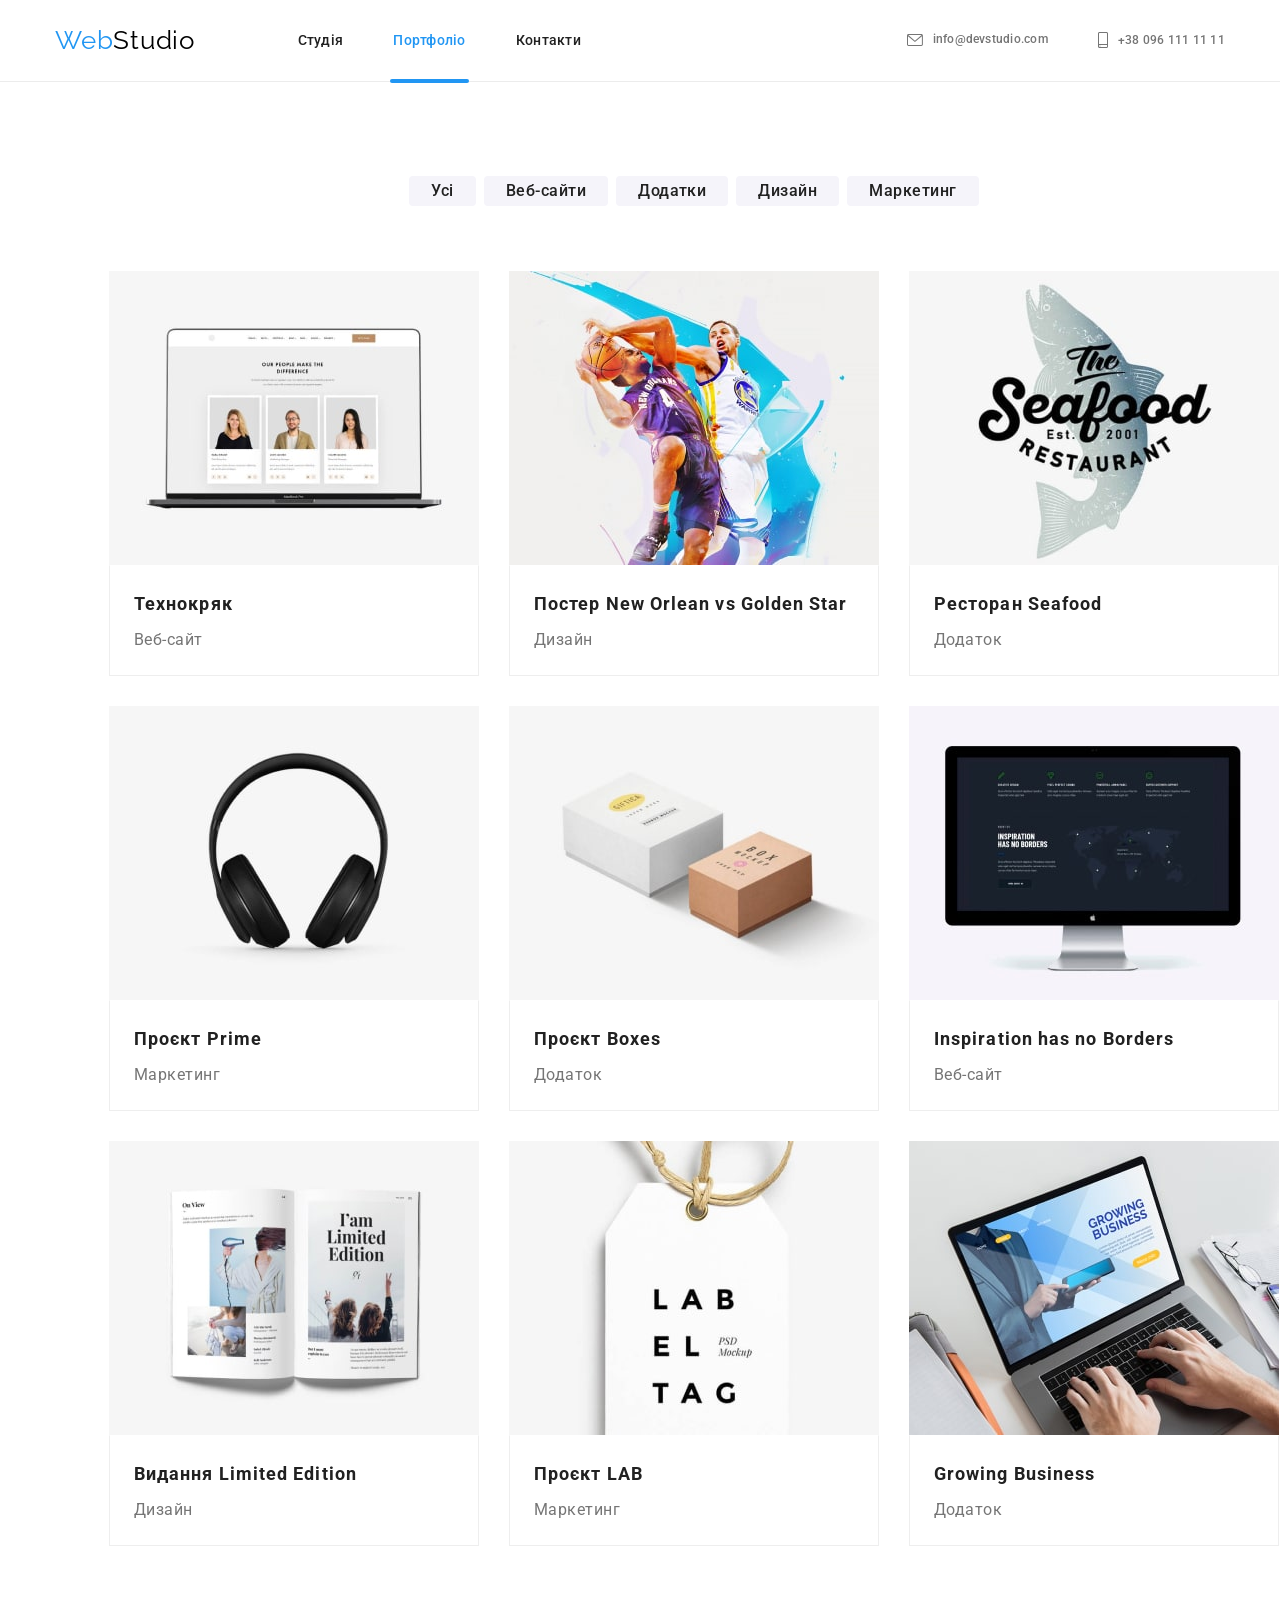
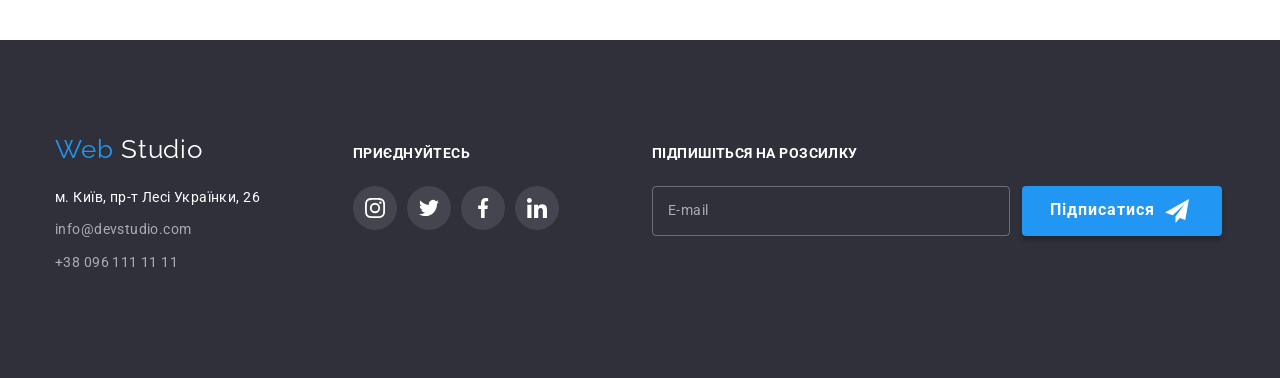
<file: portfolio.html>
<!DOCTYPE html>
<html lang="uk">
  <head>
    <meta charset="UTF-8" />
    <meta http-equiv="X-UA-Compatible" content="IE=edge" />
    <meta name="viewport" content="width=device-width, initial-scale=1.0" />
    <title>Портфоліо</title>
    <link
      href="https://fonts.googleapis.com/css2?family=Raleway:wght@700&family=Roboto:wght@400;500;700;900&display=swap"
      rel="stylesheet"
    />
    <link
      rel="stylesheet"
      href="https://cdnjs.cloudflare.com/ajax/libs/modern-normalize/1.1.0/modern-normalize.min.css"
    />
    <link rel="stylesheet" href="./css/main.min.css" />
  </head>

  <body>
     <!-- Header -->
     <header class="header">
      <div class="header-container">
        <a href="./index.html" class="logo" target="_self"
          >Web<span class="logo__header">Studio</span>
        </a>

        <button
          class="menu-toggle js-open-menu"
          aria-expanded="false"
          aria-controls="mobile-menu"
        >
          <svg width="40" height="40" aria-label="Перемикач мобільного меню">
            <use href="./images/svg-icon/symbol-defs.svg#burger"></use>
          </svg>
        </button>

        <ul class="header-nav">
          <li class="header-nav__item">
            <a href="./index.html" class="header-nav__link"
              >Студія</a
            >
          </li>
          <li class="header-nav__item">
            <a href="./portfolio.html" class="header-nav__link  header-nav__current">Портфоліо</a>
          </li>
          <li class="header-nav__item">
            <a href="#" class="header-nav__link">Контакти</a>
          </li>
        </ul>

        <ul class="header-contacts">
          <li class="header-contacts__item">
            <a class="header-contacts__link" href="mailto:info@devstudio.com">
              <svg class="header-contacts__icon header-contacts__icon--envelop">
                <use href="./images/svg-icon/symbol-defs.svg#envelope"></use>
              </svg>
              info@devstudio.com
            </a>
          </li>

          <li class="header-contacts__item">
            <a class="header-contacts__link" href="tel:+380961111111">
              <svg class="header-contacts__icon header-contacts__icon--smartphone">
                <use href="./images/svg-icon/symbol-defs.svg#smartphone"></use>
              </svg>
              +38 096 111 11 11</a
            >
          </li>
        </ul>

        <!-- <div class="navigation">
          
        </div> -->
      </div>
    </header>

    <!-- Main content -->

    <main>
      <section class="gallery">
        <h1 class="section-title section-title--hidden">Галерея</h1>

        <div class="container">
          <ul class="gallery-buttons">
            <li class="gallery-buttons__item">
              <button type="button" class="gallery-buttons__button">Усі</button>
            </li>
            <li class="gallery-buttons__item">
              <button type="button" class="gallery-buttons__button">
                Веб-сайти
              </button>
            </li>
            <li class="gallery-buttons__item">
              <button type="button" class="gallery-buttons__button">
                Додатки
              </button>
            </li>
            <li class="gallery-buttons__item">
              <button type="button" class="gallery-buttons__button">
                Дизайн
              </button>
            </li>
            <li class="gallery-buttons__item">
              <button type="button" class="gallery-buttons__button">
                Маркетинг
              </button>
            </li>
          </ul>

          <ul class="card-set">
            <li class="gallery-card">
              <a class="gallery-card__link" href="#" target="_self">
                <div class="gallery-card__thumb">
                  <picture>
                    <source
                      srcset="
                      ./images/portfolio/desk/img-0-desk-1x.jpg 1x,
                      ./images/portfolio/desk/img-0-desk-2x.jpg 2x
                      "
                      media="(min-width: 1200px)"
                    />

                    <source
                      srcset="
                      ./images/portfolio/tab/img-0-tab-1x.jpg 1x,
                      ./images/portfolio/tab/img-0-tab-2x.jpg 2x
                      "
                      media="(min-width: 768px)"
                    />

                    <source
                      srcset="
                      ./images/portfolio/mob/img-0-mob-1x.jpg 1x,
                      ./images/portfolio/mob/img-0-mob-2x.jpg 2x
                      "
                      media="(min-width: 480px)"
                    />

                    <source
                      srcset="
                      ./images/portfolio/320/img-0-320-1x.jpg 1x,
                      ./images/portfolio/320/img-0-320-2x.jpg 2x
                      "
                      media="(max-width: 479px)"
                    />

                    <img src="./images/portfolio/desk/img-0-desk-1x.jpg" alt="Технокряк">
                    
                  </picture>
                    
    
      
                  <p class="gallery-card__hover">
                    Ресурс пропонує комплексні пропозиції з різним рівнем
                    функціоналу та сервісів. Все це дозволить відвідувачу
                    отримати вичерпні відомості про компанію чи приватну особу.
                  </p>
                </div>

                <div class="gallery-card__caption">
                  <h2 class="gallery-card__title">Технокряк</h2>
                  <p class="gallery-card__text">Веб-сайт</p>
                </div>
              </a>
            </li>

            <li class="gallery-card">
              <a class="gallery-card__link link" href="#" target="_self">
                <div class="gallery-card__thumb">
                  <picture>
                    <source
                      srcset="
                      ./images/portfolio/desk/img-1-desk-1x.jpg 1x,
                      ./images/portfolio/desk/img-1-desk-2x.jpg 2x
                      "
                      media="(min-width: 1200px)"
                    />

                    <source
                      srcset="
                      ./images/portfolio/tab/img-1-tab-1x.jpg 1x,
                      ./images/portfolio/tab/img-1-tab-2x.jpg 2x
                      "
                      media="(min-width: 768px)"
                    />

                    <source
                      srcset="
                      ./images/portfolio/mob/img-1-mob-1x.jpg 1x,
                      ./images/portfolio/mob/img-1-mob-2x.jpg 2x
                      "
                      media="(min-width: 480px)"
                    />

                    <source
                      srcset="
                      ./images/portfolio/320/img-1-320-1x.jpg 1x,
                      ./images/portfolio/320/img-1-320-2x.jpg 2x
                      "
                      media="(max-width: 479px)"
                    />

                    <img src="./images/portfolio/desk/img-1-desk-1x.jpg" alt="Технокряк">
                    
                  </picture>
                  <p class="gallery-card__hover">
                    Всупереч порадам військових ніколи не закривайте очі і не
                    падайте ногами в бік ядерного вибуху, бо в будь-якому
                    випадку ви бачите це шоу перший і останній раз в житті.
                  </p>
                </div>

                <div class="gallery-card__caption">
                  <h2 class="gallery-card__title">
                    Постер New Orlean vs Golden Star
                  </h2>
                  <p class="gallery-card__text">Дизайн</p>
                </div>
              </a>
            </li>

            <li class="gallery-card">
              <a class="gallery-card__link link" href="#" target="_self">
                <div class="gallery-card__thumb">
                  <picture>
                    <source
                      srcset="
                      ./images/portfolio/desk/img-2-desk-1x.jpg 1x,
                      ./images/portfolio/desk/img-2-desk-2x.jpg 2x
                      "
                      media="(min-width: 1200px)"
                    />

                    <source
                      srcset="
                      ./images/portfolio/tab/img-2-tab-1x.jpg 1x,
                      ./images/portfolio/tab/img-2-tab-2x.jpg 2x
                      "
                      media="(min-width: 768px)"
                    />

                    <source
                      srcset="
                      ./images/portfolio/mob/img-2-mob-1x.jpg 1x,
                      ./images/portfolio/mob/img-2-mob-2x.jpg 2x
                      "
                      media="(min-width: 480px)"
                    />

                    <source
                      srcset="
                      ./images/portfolio/320/img-2-320-1x.jpg 1x,
                      ./images/portfolio/320/img-2-320-2x.jpg 2x
                      "
                      media="(max-width: 479px)"
                    />

                    <img src="./images/portfolio/desk/img-2-desk-1x.jpg" alt="Технокряк">
                    
                  </picture>
                  <p class="gallery-card__hover">
                    Всупереч порадам військових ніколи не закривайте очі і не
                    падайте ногами в бік ядерного вибуху, бо в будь-якому
                    випадку ви бачите це шоу перший і останній раз в житті.
                  </p>
                </div>

                <div class="gallery-card__caption">
                  <h2 class="gallery-card__title">
                    Ресторан Seafood
                  </h2>
                  <p class="gallery-card__text">Додаток</p>
                </div>
              </a>
            </li>

            <li class="gallery-card">
              <a class="gallery-card__link link" href="#" target="_self">
                <div class="gallery-card__thumb">
                  <picture>
                    <source
                      srcset="
                      ./images/portfolio/desk/img-3-desk-1x.jpg 1x,
                      ./images/portfolio/desk/img-3-desk-2x.jpg 2x
                      "
                      media="(min-width: 1200px)"
                    />

                    <source
                      srcset="
                      ./images/portfolio/tab/img-3-tab-1x.jpg 1x,
                      ./images/portfolio/tab/img-3-tab-2x.jpg 2x
                      "
                      media="(min-width: 768px)"
                    />

                    <source
                      srcset="
                      ./images/portfolio/mob/img-3-mob-1x.jpg 1x,
                      ./images/portfolio/mob/img-3-mob-2x.jpg 2x
                      "
                      media="(min-width: 480px)"
                    />

                    <source
                      srcset="
                      ./images/portfolio/320/img-3-320-1x.jpg 1x,
                      ./images/portfolio/320/img-3-320-2x.jpg 2x
                      "
                      media="(max-width: 479px)"
                    />

                    <img src="./images/portfolio/desk/img-3-desk-1x.jpg" alt="Технокряк">
                    
                  </picture>
                  <p class="gallery-card__hover">
                    Дуже важливо піклуватися про себе, щоб досягти успіху, але в
                    той же час це вимагає багато праці та болю. Якщо говорити
                    про найменші деталі, то ніхто з нас не виконує жодних
                    фізичних вправ.
                  </p>
                </div>
                <div class="gallery-card__caption">
                  <h2 class="gallery-card__title">Проєкт Prime</h2>
                  <p class="gallery-card__text">Маркетинг</p>
                </div>
              </a>
            </li>

            <li class="gallery-card">
              <a class="gallery-card__link link" href="#" target="_self">
                <div class="gallery-card__thumb">
                  <picture>
                    <source
                      srcset="
                      ./images/portfolio/desk/img-4-desk-1x.jpg 1x,
                      ./images/portfolio/desk/img-4-desk-2x.jpg 2x
                      "
                      media="(min-width: 1200px)"
                    />

                    <source
                      srcset="
                      ./images/portfolio/tab/img-4-tab-1x.jpg 1x,
                      ./images/portfolio/tab/img-4-tab-2x.jpg 2x
                      "
                      media="(min-width: 768px)"
                    />

                    <source
                      srcset="
                      ./images/portfolio/mob/img-4-mob-1x.jpg 1x,
                      ./images/portfolio/mob/img-4-mob-2x.jpg 2x
                      "
                      media="(min-width: 480px)"
                    />

                    <source
                      srcset="
                      ./images/portfolio/320/img-4-320-1x.jpg 1x,
                      ./images/portfolio/320/img-4-320-2x.jpg 2x
                      "
                      media="(max-width: 479px)"
                    />

                    <img src="./images/portfolio/desk/img-4-desk-1x.jpg" alt="Технокряк">
                    
                  </picture>
                  <p class="gallery-card__hover">
                    Дуже важливо піклуватися про себе, щоб досягти успіху, але в
                    той же час це вимагає багато праці та болю. Якщо говорити
                    про найменші деталі, то ніхто з нас не виконує жодних
                    фізичних вправ.
                  </p>
                </div>
                <div class="gallery-card__caption">
                  <h2 class="gallery-card__title">Проєкт Boxes</h2>
                  <p class="gallery-card__text">Додаток</p>
                </div>
              </a>
            </li>

            <li class="card-item">
              <a class="gallery-card__link link" href="#" target="_self">
                <div class="gallery-card__thumb">
                  <picture>
                    <source
                      srcset="
                      ./images/portfolio/desk/img-5-desk-1x.jpg 1x,
                      ./images/portfolio/desk/img-5-desk-2x.jpg 2x
                      "
                      media="(min-width: 1200px)"
                    />

                    <source
                      srcset="
                      ./images/portfolio/tab/img-5-tab-1x.jpg 1x,
                      ./images/portfolio/tab/img-5-tab-2x.jpg 2x
                      "
                      media="(min-width: 768px)"
                    />

                    <source
                      srcset="
                      ./images/portfolio/mob/img-5-mob-1x.jpg 1x,
                      ./images/portfolio/mob/img-5-mob-2x.jpg 2x
                      "
                      media="(min-width: 480px)"
                    />

                    <source
                      srcset="
                      ./images/portfolio/320/img-5-320-1x.jpg 1x,
                      ./images/portfolio/320/img-5-320-2x.jpg 2x
                      "
                      media="(max-width: 479px)"
                    />

                    <img src="./images/portfolio/desk/img-5-desk-1x.jpg" alt="Технокряк">
                    
                  </picture>
                  <p class="gallery-card__hover">
                    Дуже важливо піклуватися про себе, щоб досягти успіху, але в
                    той же час це вимагає багато праці та болю. Якщо говорити
                    про найменші деталі, то ніхто з нас не виконує жодних
                    фізичних вправ.
                  </p>
                </div>
                <div class="gallery-card__caption">
                  <h2 class="gallery-card__title">Inspiration has no Borders</h2>
                  <p class="gallery-card__text">Веб-сайт</p>
                </div>
              </a>
            </li>

            <li class="gallery-card">
              <a class="gallery-card__link link" href="#" target="_self">
                <div class="gallery-card__thumb">
                  <picture>
                    <source
                      srcset="
                      ./images/portfolio/desk/img-6-desk-1x.jpg 1x,
                      ./images/portfolio/desk/img-6-desk-2x.jpg 2x
                      "
                      media="(min-width: 1200px)"
                    />

                    <source
                      srcset="
                      ./images/portfolio/tab/img-6-tab-1x.jpg 1x,
                      ./images/portfolio/tab/img-6-tab-2x.jpg 2x
                      "
                      media="(min-width: 768px)"
                    />

                    <source
                      srcset="
                      ./images/portfolio/mob/img-6-mob-1x.jpg 1x,
                      ./images/portfolio/mob/img-6-mob-2x.jpg 2x
                      "
                      media="(min-width: 480px)"
                    />

                    <source
                      srcset="
                      ./images/portfolio/320/img-6-320-1x.jpg 1x,
                      ./images/portfolio/320/img-6-320-2x.jpg 2x
                      "
                      media="(max-width: 479px)"
                    />

                    <img src="./images/portfolio/desk/img-6-desk-1x.jpg" alt="Технокряк">
                    
                  </picture>
                  <p class="gallery-card__hover">
                    Дуже важливо піклуватися про себе, щоб досягти успіху, але в
                    той же час це вимагає багато праці та болю. Якщо говорити
                    про найменші деталі, то ніхто з нас не виконує жодних
                    фізичних вправ.
                  </p>
                </div>
                <div class="gallery-card__caption">
                  <h2 class="gallery-card__title">Видання Limited Edition</h2>
                  <p class="gallery-card__text">Дизайн</p>
                </div>
              </a>
            </li>

            <li class="gallery-card">
              <a class="gallery-card__link link" href="#" target="_self">
                <div class="gallery-card__thumb">
                  <picture>
                    <source
                      srcset="
                      ./images/portfolio/desk/img-7-desk-1x.jpg 1x,
                      ./images/portfolio/desk/img-7-desk-2x.jpg 2x
                      "
                      media="(min-width: 1200px)"
                    />

                    <source
                      srcset="
                      ./images/portfolio/tab/img-7-tab-1x.jpg 1x,
                      ./images/portfolio/tab/img-7-tab-2x.jpg 2x
                      "
                      media="(min-width: 768px)"
                    />

                    <source
                      srcset="
                      ./images/portfolio/mob/img-7-mob-1x.jpg 1x,
                      ./images/portfolio/mob/img-7-mob-2x.jpg 2x
                      "
                      media="(min-width: 480px)"
                    />

                    <source
                      srcset="
                      ./images/portfolio/320/img-7-320-1x.jpg 1x,
                      ./images/portfolio/320/img-7-320-2x.jpg 2x
                      "
                      media="(max-width: 479px)"
                    />

                    <img src="./images/portfolio/desk/img-7-desk-1x.jpg" alt="Технокряк">
                    
                  </picture>
                  <p class="gallery-card__hover">
                    Дуже важливо піклуватися про себе, щоб досягти успіху, але в
                    той же час це вимагає багато праці та болю. Якщо говорити
                    про найменші деталі, то ніхто з нас не виконує жодних
                    фізичних вправ.
                  </p>
                </div>
                <div class="gallery-card__caption">
                  <h2 class="gallery-card__title">Проєкт LAB</h2>
                  <p class="gallery-card__text">Маркетинг</p>
                </div>
              </a>
            </li>

            <li class="gallery-card">
              <a class="gallery-card__link link" href="#" target="_self">
                <div class="gallery-card__thumb">
                  <picture>
                    <source
                      srcset="
                      ./images/portfolio/desk/img-8-desk-1x.jpg 1x,
                      ./images/portfolio/desk/img-8-desk-2x.jpg 2x
                      "
                      media="(min-width: 1200px)"
                    />

                    <source
                      srcset="
                      ./images/portfolio/tab/img-8-tab-1x.jpg 1x,
                      ./images/portfolio/tab/img-8-tab-2x.jpg 2x
                      "
                      media="(min-width: 768px)"
                    />

                    <source
                      srcset="
                      ./images/portfolio/mob/img-8-mob-1x.jpg 1x,
                      ./images/portfolio/mob/img-8-mob-2x.jpg 2x
                      "
                      media="(min-width: 480px)"
                    />

                    <source
                      srcset="
                      ./images/portfolio/320/img-8-320-1x.jpg 1x,
                      ./images/portfolio/320/img-8-320-2x.jpg 2x
                      "
                      media="(max-width: 479px)"
                    />

                    <img src="./images/portfolio/desk/img-8-desk-1x.jpg" alt="Технокряк">
                    
                  </picture>
                  <p class="gallery-card__hover">
                    Дуже важливо піклуватися про себе, щоб досягти успіху, але в
                    той же час це вимагає багато праці та болю. Якщо говорити
                    про найменші деталі, то ніхто з нас не виконує жодних
                    фізичних вправ.
                  </p>
                </div>
                <div class="gallery-card__caption">
                  <h2 class="gallery-card__title">Growing Business</h2>
                  <p class="gallery-card__text">Додаток</p>
                </div>
              </a>
            </li>
          </ul>
        </div>
      </section>
    </main>

    <!-- Footer -->
    <footer class="footer">
      <div class="footer-container">
        <ul class="footer-list">
          <li class="footer-list__item">
            <a href="./index.html" target="_self" class="logo logo__footer">
              Web<span class="logo__footer--white"> Studio </span>
            </a>

            <address>
              <ul class="footer-contacts">
                <li class="footer-contacts__item">
                  <a
                    class="footer-contacts__postaddress"
                    href="http://surl.li/cuoxe"
                    rel="noopener noreferrer nofollow"
                    target="_blank"
                  >
                    м. Київ, пр-т Лесі Українки, 26
                  </a>
                </li>
                <li class="footer-contacts__item">
                  <a
                    class="footer-contacts__mail"
                    href="mailto:info@devstudio.com"
                  >
                    info@devstudio.com
                  </a>
                </li>
                <li class="footer-contacts__item">
                  <a class="footer-contacts__tel link" href="tel:+380961111111">
                    +38 096 111 11 11
                  </a>
                </li>
              </ul>
            </address>
          </li>

          <li class="footer-list__item">
            <h4 class="footer-title">Приєднуйтесь</h4>
            <ul class="social-icons">
              <li class="social-icons__item">
                <a
                  class="social-icons__link social-icons__link--grey"
                  href="#"
                  target="_blank"
                  rel="noopener noreferrer"
                >
                  <svg class="social-icons__icon" width="20" height="20">
                    <use
                      href="./images/svg-icon/symbol-defs.svg#instagram"
                    ></use>
                  </svg>
                </a>
              </li>

              <li class="social-icons__item">
                <a
                  class="social-icons__link social-icons__link--grey"
                  href="#"
                  target="_blank"
                  rel="noopener noreferrer"
                >
                  <svg class="social-icons__icon" width="20" height="20">
                    <use href="./images/svg-icon/symbol-defs.svg#twitter"></use>
                  </svg>
                </a>
              </li>

              <li class="social-icons__item">
                <a
                  class="social-icons__link social-icons__link--grey"
                  href="#"
                  target="_blank"
                  rel="noopener noreferrer"
                >
                  <svg class="social-icons__icon" width="20" height="20">
                    <use
                      href="./images/svg-icon/symbol-defs.svg#facebook"
                    ></use>
                  </svg>
                </a>
              </li>

              <li class="social-icons__item">
                <a
                  class="social-icons__link social-icons__link--grey"
                  href="#"
                  target="_blank"
                  rel="noopener noreferrer"
                >
                  <svg class="social-icons__icon" width="20" height="20">
                    <use
                      href="./images/svg-icon/symbol-defs.svg#linkedin"
                    ></use>
                  </svg>
                </a>
              </li>
            </ul>
          </li>

          <li class="footer-list__item">
            <h4 class="footer-title">Підпишіться на розсилку</h4>
            <div class="subscription-form">
              <label class="subscription-form__field">
                <input
                  type="email"
                  class="subscription-form__input"
                  name="mail"
                  placeholder=" "
                />
                <span class="subscription-form__label">E-mail</span>
              </label>

              <button
                type="submit"
                class="subscription-form__button button"
                data-modal-open
              >
                Підписатися
                <svg width="24" height="24" class="subscription-button__icon">
                  <use href="./images/svg-icon/symbol-defs.svg#icon-send"></use>
                </svg>
              </button>
            </div>
          </li>
        </ul>
      </div>
    </footer>
  </body>
</html>
</file>
<file: css/main.min.css>
.card-set,.gallery-buttons,.footer-contacts,.footer-list,.clients-list,.social-icons,.team-list,.specialization-list,.qualities-list,.menu-socials,.menu-contacts,.menu-container__list,.header-contacts,.header-nav{padding:0;margin:0;list-style:none}.menu-socials__item,.menu-container__link{text-decoration:none}.gallery,.qualities,.page-hero,.header{margin-left:auto;margin-right:auto}.footer-container,.clients-container,.team-container,.specialization-container,.container,.header-container{margin:0 auto;padding-left:15px;padding-right:15px}@media screen and (min-width: 320px){.footer-container,.clients-container,.team-container,.specialization-container,.container,.header-container{width:320px}}@media screen and (min-width: 480px){.footer-container,.clients-container,.team-container,.specialization-container,.container,.header-container{width:480px}}@media screen and (min-width: 768px){.footer-container,.clients-container,.team-container,.specialization-container,.container,.header-container{width:768px}}@media screen and (min-width: 1200px){.footer-container,.clients-container,.team-container,.specialization-container,.container,.header-container{width:1200px}}.section-title--hidden{position:absolute;white-space:nowrap;width:1px;height:1px;overflow:hidden;border:0;padding:0;clip:rect(0 0 0 0);-webkit-clip-path:inset(50%);clip-path:inset(50%);margin:-1px}.gallery-card__title,.team-card__title,.qualities-item__title{color:#212121}body{background-color:#fff;color:#757575;font-family:"roboto",sans-serif;letter-spacing:.03em;font-size:14px;line-height:1.7}.no-scroll{overflow:hidden}h1,h2,h3,h4{margin:0}a{text-decoration:none}img{display:block}p{margin-top:0;margin-bottom:0}.section-title{font-size:28px;font-weight:700;line-height:1.17;text-align:center;letter-spacing:.03em;color:#212121;margin-top:0;margin-bottom:30px}.logo{color:#2196f3;font-family:raleway,sans-serif;font-size:26px;line-height:1.2;letter-spacing:.03em}.logo__header{color:#000}.header{border-bottom:1px solid #ececec}@media screen and (max-width: 767px){.header{height:60px}}.header-container{display:flex;align-items:center;justify-content:center;justify-content:space-between;align-items:center}.header-nav{display:flex;align-items:center;justify-content:center}@media screen and (max-width: 767px){.header-nav{display:none}}@media screen and (min-width: 768px){.header-nav{margin-left:88px}}@media screen and (min-width: 1200px){.header-nav{margin-left:92px}}.header-nav__link{display:flex;align-items:center;padding-top:32px;padding-bottom:32px;color:#212121;font-size:14px;font-weight:500;line-height:1.2;letter-spacing:.02em;transition:color 250ms cubic-bezier(0.4, 0, 0.2, 1)}.header-nav__link:hover,.header-nav__link:focus{color:#2196f3}.header-nav__item:not(:last-child){margin-right:50px}.header-nav__current{position:relative;display:block;color:#2196f3}.header-nav__current:after{position:absolute;bottom:-2px;display:block;content:" ";width:calc(100% + 6px);left:-3px;height:4px;background-color:#2196f3;border-radius:2px}.header-contacts{display:none}@media screen and (min-width: 768px){.header-contacts{display:block;margin-left:88px}}@media screen and (min-width: 1200px){.header-contacts{display:flex;margin-left:315px}}.header-contacts__link{display:flex;align-items:center;font-size:12px;font-weight:500;line-height:1.2;color:#757575;letter-spacing:.02em;transition:color 250ms cubic-bezier(0.4, 0, 0.2, 1)}@media screen and (min-width: 1200px){.header-contacts__link{padding-top:32px;padding-bottom:32px;font-size:12px;font-weight:500;line-height:1.2}}.header-contacts__icon{margin-right:10px;display:block;fill:#757575;transition:fill 250ms cubic-bezier(0.4, 0, 0.2, 1)}.header-contacts__icon--envelop{width:14px;height:10px}@media screen and (min-width: 1200px){.header-contacts__icon--envelop{width:16px;height:12px}}.header-contacts__icon--smartphone{width:10px;height:14px}@media screen and (min-width: 1200px){.header-contacts__icon--smartphone{height:16px}}@media screen and (max-width: 1199px){.header-contacts__item:first-child{margin-bottom:10px}}.header-contacts__link:hover,.header-contacts__link:focus{color:#2196f3}.header-contacts__link:hover .header-contacts__icon,.header-contacts__link:focus .header-contacts__icon{fill:#2196f3}@media screen and (min-width: 1200px){.header-contacts__item:not(:last-child){margin-right:50px}}.menu-container .menu-toggle{position:absolute;top:10px;right:15px}.menu-toggle,.menu-toggle--close{min-height:40px;min-width:40px;display:flex;align-items:center;justify-content:center;padding:10px 0;margin:0;padding:0;background-color:rgba(0,0,0,0);border:none;outline:none;padding:10px 0}@media screen and (min-width: 768px){.menu-toggle{display:none}}.menu-toggle:hover,.menu-toggle:focus{fill:#2196f3}.menu-container{position:absolute;top:0;left:0;width:100vw;height:100vh;padding:48px 40px;background-color:#fff;z-index:888;transform:translateX(-100%);opacity:0;text-align:center}@media screen and (min-width: 480px){.menu-container{text-align:left}}.menu-container.is-open{transform:translateX(0);opacity:1}.menu-container__item:not(:last-child){margin-bottom:20px}@media screen and (min-width: 480px){.menu-container__item:not(:last-child){margin-bottom:32px}}.menu-container__item:last-child{margin-bottom:80px}@media screen and (min-width: 480px){.menu-container__item:last-child{margin-bottom:302px}}.menu-container__link{font-size:28px;font-weight:500;line-height:1.14;letter-spacing:.02em;color:#212121}@media screen and (min-width: 480px){.menu-container__link{font-size:40px;font-weight:500;line-height:1.17}}.menu-container__link--current{color:#2196f3}.menu-contacts__tel{font-size:24px;font-weight:500;line-height:1.14;letter-spacing:.02em;color:#2196f3}@media screen and (min-width: 480px){.menu-contacts__tel{font-size:34px;font-weight:500;line-height:1.14}}.menu-contacts__mail{font-size:20px;font-weight:500;line-height:1.14;letter-spacing:.02em;color:#757575}@media screen and (min-width: 480px){.menu-contacts__mail{font-size:24px;font-weight:500;line-height:1.16}}.menu-contacts__item:first-child{margin-bottom:10px}@media screen and (min-width: 480px){.menu-contacts__item:first-child{margin-bottom:32px}}.menu-contacts__item:nth-child(2){margin-bottom:64px}.menu-socials{display:flex;width:357px;justify-content:space-between}@media screen and (max-width: 479px){.menu-socials{display:block;width:100%;justify-content:center}}.menu-socials__item{font-size:18px;font-weight:500;line-height:1.7}.menu-socials__item a{color:#2196f3}@media screen and (min-width: 480px){.menu-socials__item:not(:last-child){padding-right:10px;border-right:1px solid rgba(33,33,33,.2)}}@media screen and (min-width: 480px){.menu-socials__item:not(:first-child){padding-left:10px}}@media screen and (max-width: 479px){.menu-socials__item{display:block;margin-left:auto;margin-right:auto;width:100px}}.menu-socials__item:not(:last-child){width:100px}@media screen and (max-width: 479px){.menu-socials__item:not(:last-child){border-bottom:1px solid rgba(33,33,33,.2)}}.button{width:216px;height:50px;background-color:#2196f3;border-style:none;border-radius:4px;color:#fff;font-family:"roboto",sans-serif;font-size:16px;line-height:2.3;font-weight:700;text-align:center;letter-spacing:.06em;box-shadow:0px 4px 4px rgba(0,0,0,.25)}@media screen and (min-width: 1200px){.button{transition:background-color 250ms var(--timing-function),box-shadow 250ms var(--timing-function)}}.button:hover,.button:focus{background-color:#188ce8}.page-hero{text-align:center;max-width:100%;height:400px;background-color:#2f303a;margin:0 auto;padding:118px 0;background-size:cover;background-repeat:no-repeat;background-image:linear-gradient(to right, rgba(47, 48, 58, 0.4), rgba(47, 48, 58, 0.4)),url(../images/hero-img-mob-min-1x.jpg)}@media screen and (max-width: 479px){.page-hero{padding:48px 0}}@media(min-device-pixel-ratio: 2),(-webkit-min-device-pixel-ratio: 2),(min-resolution: 192dpi),(min-resolution: 2dppx){.page-hero{background-image:linear-gradient(to right, rgba(47, 48, 58, 0.4), rgba(47, 48, 58, 0.4)),url(../images/hero-img-mob-min-1x.jpg)}}@media screen and (min-width: 480px){.page-hero{background-image:linear-gradient(to right, rgba(47, 48, 58, 0.4), rgba(47, 48, 58, 0.4)),url(../images/hero-img-tab-min-1x.jpg)}}@media screen and (min-width: 480px)and (min-device-pixel-ratio: 2),screen and (min-width: 480px)and (-webkit-min-device-pixel-ratio: 2),screen and (min-width: 480px)and (min-resolution: 192dpi),screen and (min-width: 480px)and (min-resolution: 2dppx){.page-hero{background-image:linear-gradient(to right, rgba(47, 48, 58, 0.4), rgba(47, 48, 58, 0.4)),url(../images/hero-img-tab-min-2x.jpg)}}@media screen and (min-width: 768px){.page-hero{max-width:1600px;height:600px;padding:200px 0;background-image:linear-gradient(to right, rgba(47, 48, 58, 0.4), rgba(47, 48, 58, 0.4)),url(../images/hero-img-desk-min-1x.jpg)}}@media screen and (min-width: 768px)and (min-device-pixel-ratio: 2),screen and (min-width: 768px)and (-webkit-min-device-pixel-ratio: 2),screen and (min-width: 768px)and (min-resolution: 192dpi),screen and (min-width: 768px)and (min-resolution: 2dppx){.page-hero{background-image:linear-gradient(to right, rgba(47, 48, 58, 0.4), rgba(47, 48, 58, 0.4)),url(../images/hero-img-desk-min-2x.jpg)}}.page-hero__title{max-width:360px;margin:0px auto 30px;font-size:26px;font-weight:900;line-height:1.61;letter-spacing:.06em;text-transform:uppercase;text-align:center;color:#fff}@media screen and (max-width: 479px){.page-hero__title{max-width:220px;font-size:30px;font-weight:900;line-height:1.61;margin:0px auto 50px}}.backdrop{position:fixed;top:0;left:0;width:100%;height:100%;background-color:rgba(0,0,0,.2);opacity:1;transition:opacity 250ms cubic-bezier(0.4, 0, 0.2, 1)}.backdrop.is-hidden{opacity:0;visibility:hidden;pointer-events:none}.modal{position:absolute;top:50%;left:50%;transform:translate(-50%, -50%);width:450px;height:609px;border-radius:4px;background-color:#fff;box-shadow:0px 1px 3px rgba(0,0,0,.12),0px 1px 1px rgba(0,0,0,.14),0px 2px 1px rgba(0,0,0,.2);z-index:999}@media screen and (max-width: 479px){.modal{width:290px;height:538px}}@media screen and (min-width: 1200px){.modal{width:528px;height:581px}}.close-modal{position:absolute;top:0;right:0;display:flex;width:30px;height:30px;margin:8px 8px auto auto;padding:0;align-items:center;justify-content:center;background-color:#fff;border:1px solid rgba(0,0,0,.1);border-radius:50%;cursor:pointer}.close-modal__icon{fill:#000;transition:fill 250ms cubic-bezier(0.4, 0, 0.2, 1)}.close-modal:hover .close-modal__icon,.close-modal:focus .close-modal__icon{fill:#2196f3}.data-form{text-align:center;position:relative;padding:40px}@media screen and (max-width: 479px){.data-form{padding:40px 20px}}.data-form__title{font-size:20px;font-weight:700;line-height:1.4;letter-spacing:.03em;color:#212121;margin-top:0;margin-bottom:12px;text-align:center}@media screen and (min-width: 1200px){.data-form__title{font-size:20px;font-weight:700;line-height:1.15}}@media screen and (max-width: 479px){.data-form__title{font-size:14px;font-weight:700;line-height:1.15}}.data-form__field{display:block;position:relative}.data-form__input{width:100%;height:40px;border:1px solid rgba(33,33,33,.2);border-radius:4px;padding:11px 11px 11px 42px;transition:border-color 250ms var(--timing-function);margin-bottom:10px}@media screen and (max-width: 479px){.data-form__input{height:32px}}.data-form__label{text-align:left;font-size:12px;font-weight:400;line-height:1.16;letter-spacing:.01em;margin:0 0 4px 0;display:block}@media screen and (max-width: 479px){.data-form__label{font-size:12px;font-weight:400;line-height:1.1}}.data-form__icon{position:absolute;top:29px;left:12px;transition:fill 250ms var(--timing-function)}@media screen and (max-width: 479px){.data-form__icon{top:25px}}.data-form__textarea{display:block;width:100%;height:120px;resize:none;border:1px solid rgba(33,33,33,.2);border-radius:4px;font-size:12px;line-height:1.17;letter-spacing:.01em;color:#757575;padding:12px 16px;margin-bottom:20px;transition:border-color 250ms var(--timing-function)}@media screen and (max-width: 479px){.data-form__textarea{height:80px}}.data-form__input:hover{border-color:#2196f3}.data-form__input:hover+.data-form__icon,.data-form__input:focus+.data-form__icon{fill:#2196f3}.data-form__textarea:hover{border:1px solid #2196f3}.data-form__input:focus,.data-form__textarea:focus{outline:1px solid #2196f3}.data-form__textarea::-moz-placeholder{font-size:12px;line-height:1.16;letter-spacing:.01em;color:rgba(117,117,117,.5)}.data-form__textarea:-ms-input-placeholder{font-size:12px;line-height:1.16;letter-spacing:.01em;color:rgba(117,117,117,.5)}.data-form__textarea::placeholder{font-size:12px;line-height:1.16;letter-spacing:.01em;color:rgba(117,117,117,.5)}.checkbox-agreement{text-align:left;margin-left:34px}@media screen and (max-width: 479px){.checkbox-agreement{margin-left:40px}}@media screen and (min-width: 768px){.checkbox-agreement{margin-left:30px}}@media screen and (min-width: 1200px){.checkbox-agreement{margin-left:34px}}.checkbox{display:inline-flex;cursor:pointer;align-items:center;margin-bottom:30px}.checkbox__input{position:absolute;-webkit-appearance:none;-moz-appearance:none;appearance:none}.agreement{font-size:12px;font-weight:400;line-height:1.17;letter-spacing:.03em;margin-top:0;color:#757575}@media screen and (min-width: 1200px){.agreement{font-size:14px;font-weight:400;line-height:1.7}}.agreement__link{position:relative;color:#2196f3}.agreement__link::after{position:absolute;display:block;content:"";bottom:0;right:0;width:100%;height:1px;background-color:#2196f3}.agreement__link:focus{outline:1px solid #2196f3}.agreement--off{position:absolute;display:inline-flex;width:16px;height:15px;margin-left:-22px;opacity:1}.agreement--on{position:absolute;display:inline-flex;width:16px;height:15px;margin-left:-22px;opacity:0}.checkbox__input:checked~.agreement--off{opacity:0}.checkbox__input:checked~.agreement--on{opacity:1}.checkbox__input:focus~.agreement--off>.checkbox-icon{outline:2px solid #2196f3;border-radius:2px}.modal-send{display:block;text-align:center}.modal-send__button{width:200px}.qualities{padding:60px 0}@media screen and (min-width: 1200px){.qualities{padding:94px 0 47px}}@media screen and (min-width: 768px){.qualities-list{display:flex;flex-wrap:wrap;gap:30px}}.qualities-item{display:flex;flex-direction:column}.qualities-item:not(:last-child){align-content:start}@media screen and (max-width: 767px){.qualities-item:not(:last-child){margin-bottom:30px}}@media screen and (min-width: 768px){.qualities-item{width:calc((100% - 30px)/2);display:flex;flex-wrap:wrap}}@media screen and (min-width: 1200px){.qualities-item{width:calc((100% - 90px)/4)}}.qualities-item__pict{display:flex;width:100%;align-items:center;justify-content:center;height:120px;margin-bottom:30px;background-color:#f5f4fa}.qualities-item__title{text-align:center;font-weight:700;font-size:14px;line-height:1.4;letter-spacing:.03em;text-transform:uppercase;margin-top:0;margin-bottom:10px}@media screen and (min-width: 768px){.qualities-item__title{text-align:left}}.specialization{display:none;padding:47px 0 94px}@media screen and (min-width: 1200px){.specialization{display:block}}.specialization-list{display:flex;gap:30px}.specialization-list__item{width:calc((100% - 60px)/3);position:relative;background-color:red}.specialization-list__overlay{position:absolute;left:0;bottom:0;display:flex;margin:0;width:100%;height:70px;background-color:rgba(47,48,58,.8);color:#fff;font-weight:700;text-transform:uppercase;line-height:1.17;letter-spacing:.03em;align-items:center;justify-content:center}.team{background-color:#f5f4fa;padding:60px 0 60px}@media screen and (min-width: 1200px){.team{padding:94px 0 94px}}@media screen and (min-width: 768px){.team-list{display:flex;flex-wrap:wrap;gap:30px}}.social-icons{display:flex;justify-content:center}.social-icons__item{width:44px;height:44px}.social-icons__item:not(:last-child){margin-right:10px}.social-icons__link{display:flex;width:100%;height:100%;align-items:center;justify-content:center;border-radius:50%;transition:fill 250ms cubic-bezier(0.4, 0, 0.2, 1),background-color 250ms cubic-bezier(0.4, 0, 0.2, 1)}.team-card{border-bottom-right-radius:4px;border-bottom-left-radius:4px;box-shadow:0px 1px 3px rgba(0,0,0,.12),0px 1px 1px rgba(0,0,0,.14),0px 2px 1px rgba(0,0,0,.2)}@media screen and (max-width: 767px){.team-card:not(:last-child){margin-bottom:30px}}@media screen and (min-width: 768px){.team-card{width:calc((100% - 30px)/2)}}@media screen and (min-width: 1200px){.team-card{width:calc((100% - 90px)/4)}}.team-card__caption{background-color:#fff;padding:30px 0;border-radius:4px}.team-card__title{font-size:16px;font-weight:500;line-height:1.2;text-align:center;letter-spacing:.03em;margin:0 0 10px}.team-card__position{font-size:16px;font-weight:400;line-height:1.2;text-align:center;letter-spacing:.03em;margin:0 0 16px 0}.social-icons__link{fill:#afb1b8}.social-icons__link:hover,.social-icons__link:focus{fill:#fff;background-color:#2196f3}.clients{padding:60px 0}@media screen and (min-width: 1200px){.clients{padding:94px 0 94px}}.clients-list{display:flex;flex-wrap:wrap;gap:30px}.clients-list__item{width:calc((100% - 30px)/2);height:92px}@media screen and (min-width: 768px){.clients-list__item{width:calc((100% - 60px)/3)}}@media screen and (min-width: 1200px){.clients-list__item{flex-basis:calc((100% - 150px)/6)}}.clients-list__link{display:flex;align-items:center;justify-content:center;width:100%;height:100%;border:1px solid #afb1b8;fill:#afb1b8;border-radius:4px;cursor:pointer;transition:fill 250ms cubic-bezier(0.4, 0, 0.2, 1),border 250ms cubic-bezier(0.4, 0, 0.2, 1)}.clients-list__link:hover,.clients-list__link:focus{fill:#2196f3;border:1px solid #2196f3}.footer{padding:60px 0;background-color:#2f303a}@media screen and (min-width: 1200px){.footer{padding:94px 0}}.footer-list{text-align:center}@media screen and (min-width: 768px){.footer-list{display:inline-flex;flex-wrap:wrap;justify-content:space-around}}@media screen and (min-width: 1200px){.footer-list{text-align:left;align-items:baseline}}@media screen and (min-width: 768px){.footer-list__item:last-child{margin:0 auto}}@media screen and (max-width: 767px){.footer-list__item:not(:last-child){width:100%}}@media screen and (max-width: 1199px){.footer-list__item:not(:last-child){margin-bottom:60px}}@media screen and (min-width: 1200px){.footer-list__item:not(:last-child){margin-right:93px}}.logo__footer--white{color:#fff}.footer-contacts{margin-top:20px}.footer-contacts__postaddress{display:block;color:#fff;font-style:normal;transition:cubic-bezier(0.4, 0, 0.2, 1)}.footer-contacts__mail,.footer-contacts__tel{display:block;color:#fff;font-style:normal;color:rgba(255,255,255,.6);transition:color 250ms cubic-bezier(0.4, 0, 0.2, 1)}@media screen and (min-width: 1200px){.footer-contacts__mail,.footer-contacts__tel{margin-bottom:9px}}.footer-contacts__item:not(:last-child){margin-bottom:8px}@media screen and (min-width: 1200px){.footer-contacts__item:not(:last-child){margin-bottom:9px}}.footer-contacts__postaddress:hover,.footer-contacts__postaddress:focus{color:#2196f3}.footer-contacts__mail:hover,.footer-contacts__mail:focus{color:#2196f3}.footer-contacts__tel:hover,.footer-contacts__tel:focus{color:#2196f3}.footer-title{margin:0 0 20px;font-size:14px;font-weight:700;color:#fff;text-transform:uppercase}.social-icons__link--grey{fill:#fff;background-color:rgba(255,255,255,.1)}.social-icons__link:hover,.social-icons__link:focus{background-color:#2196f3}@media screen and (min-width: 1200px){.subscription-form{display:flex}}@media screen and (max-width: 1199px){.subscription-form{text-align:center}}.subscription-form__field{position:relative}@media screen and (max-width: 1199px){.subscription-form__field{display:inline-block;margin-bottom:30px}}@media screen and (min-width: 1200px){.subscription-form__field{margin-right:12px}}.subscription-form__input{width:450px;height:50px;color:rgba(255,255,255,.6);background-color:rgba(0,0,0,0);border:1px solid rgba(255,255,255,.3);border-radius:4px;padding-left:16px}@media screen and (max-width: 480px){.subscription-form__input{width:290px;height:50px}}@media screen and (min-width: 1200px){.subscription-form__input{width:358px;height:50px}}.subscription-form__label{position:absolute;top:0;left:0;left:16px;top:50%;color:rgba(255,255,255,.6);transform:translate(0, -50%)}.subscription-form__input:not(:-moz-placeholder-shown)+.subscription-form__label{opacity:0}.subscription-form__input:not(:-ms-input-placeholder)+.subscription-form__label{opacity:0}.subscription-form__input:not(:placeholder-shown)+.subscription-form__label,.subscription-form__input:focus+.subscription-form__label{opacity:0}.subscription-form__button{display:flex;width:200px;padding:0 28px;align-items:center}@media screen and (max-width: 1199px){.subscription-form__button{margin-left:auto;margin-right:auto}}.subscription-button__icon{margin-left:10px}.gallery-buttons{display:flex;flex-wrap:wrap;justify-content:start;margin-bottom:25px;width:334px}@media screen and (min-width: 768px){.gallery-buttons{margin-bottom:0;margin-bottom:30px;justify-content:center;width:100%}}@media screen and (min-width: 1200px){.gallery-buttons{margin-bottom:50px}}.gallery-buttons__button{background-color:#f5f4fa;color:#212121;border-style:none;border-radius:4px;margin-bottom:15px;font-size:16px;font-weight:500;line-height:1.16;letter-spacing:.03em;display:inline-block;padding:6px 22px;transition:color 250ms cubic-bezier(0.4, 0, 0.2, 1),background-color 250ms cubic-bezier(0.4, 0, 0.2, 1),box-shadow 250ms cubic-bezier(0.4, 0, 0.2, 1)}.gallery-buttons__item:not(:last-child){margin-right:8px}.gallery-buttons__button:hover,.gallery-buttons__button:focus{background-color:#2196f3;color:#fff;box-shadow:0px 3px 1px rgba(0,0,0,.1),0px 1px 2px rgba(0,0,0,.08),0px 2px 2px rgba(0,0,0,.12);cursor:pointer}.gallery{padding:60px 0}@media screen and (min-width: 1200px){.gallery{padding:94px}}.card-set{display:flex;flex-wrap:wrap;gap:30px}.gallery-card{flex-basis:calc((100% - 60px)/3)}.gallery-card__link{display:flex;flex-direction:column;height:100%;transition:box-shadow 250ms cubic-bezier(0.4, 0, 0.2, 1)}.gallery-card__thumb{position:relative;overflow:hidden}.gallery-card__hover{position:absolute;width:100%;height:100%;top:0;padding:77px 24px;margin:0;font-size:18px;font-weight:400;line-height:1.5;letter-spacing:.03em;text-align:left;opacity:90%;background-color:#2196f3;color:#fff;transform:translateY(100%);transition:transform 250ms cubic-bezier(0.4, 0, 0.2, 1)}@media screen and (max-width: 479px){.gallery-card__hover{font-size:14px;line-height:1.5;padding:33px 24px}}@media screen and (min-width: 768px){.gallery-card__hover{padding:63px 24px}}.gallery-card__caption{border:1px solid #eee;border-top:1px solid rgba(0,0,0,0);padding:20px 24px;flex-grow:1}.gallery-card__title{font-size:18px;font-weight:700;line-height:2;letter-spacing:.06em;text-align:left;margin:0px 0px 4px}.gallery-card__text{color:#757575;font-size:16px;font-weight:400;line-height:1.8;letter-spacing:.03em;margin:0px}.gallery-card__link:hover .gallery-card__hover{transform:translate(0)}.gallery-card__link:hover,.gallery-card__link:focus{box-shadow:0px 1px 1px rgba(0,0,0,.12),0px 4px 4px rgba(0,0,0,.06),1px 4px 6px rgba(0,0,0,.16)}/*# sourceMappingURL=main.min.css.map */
</file>
